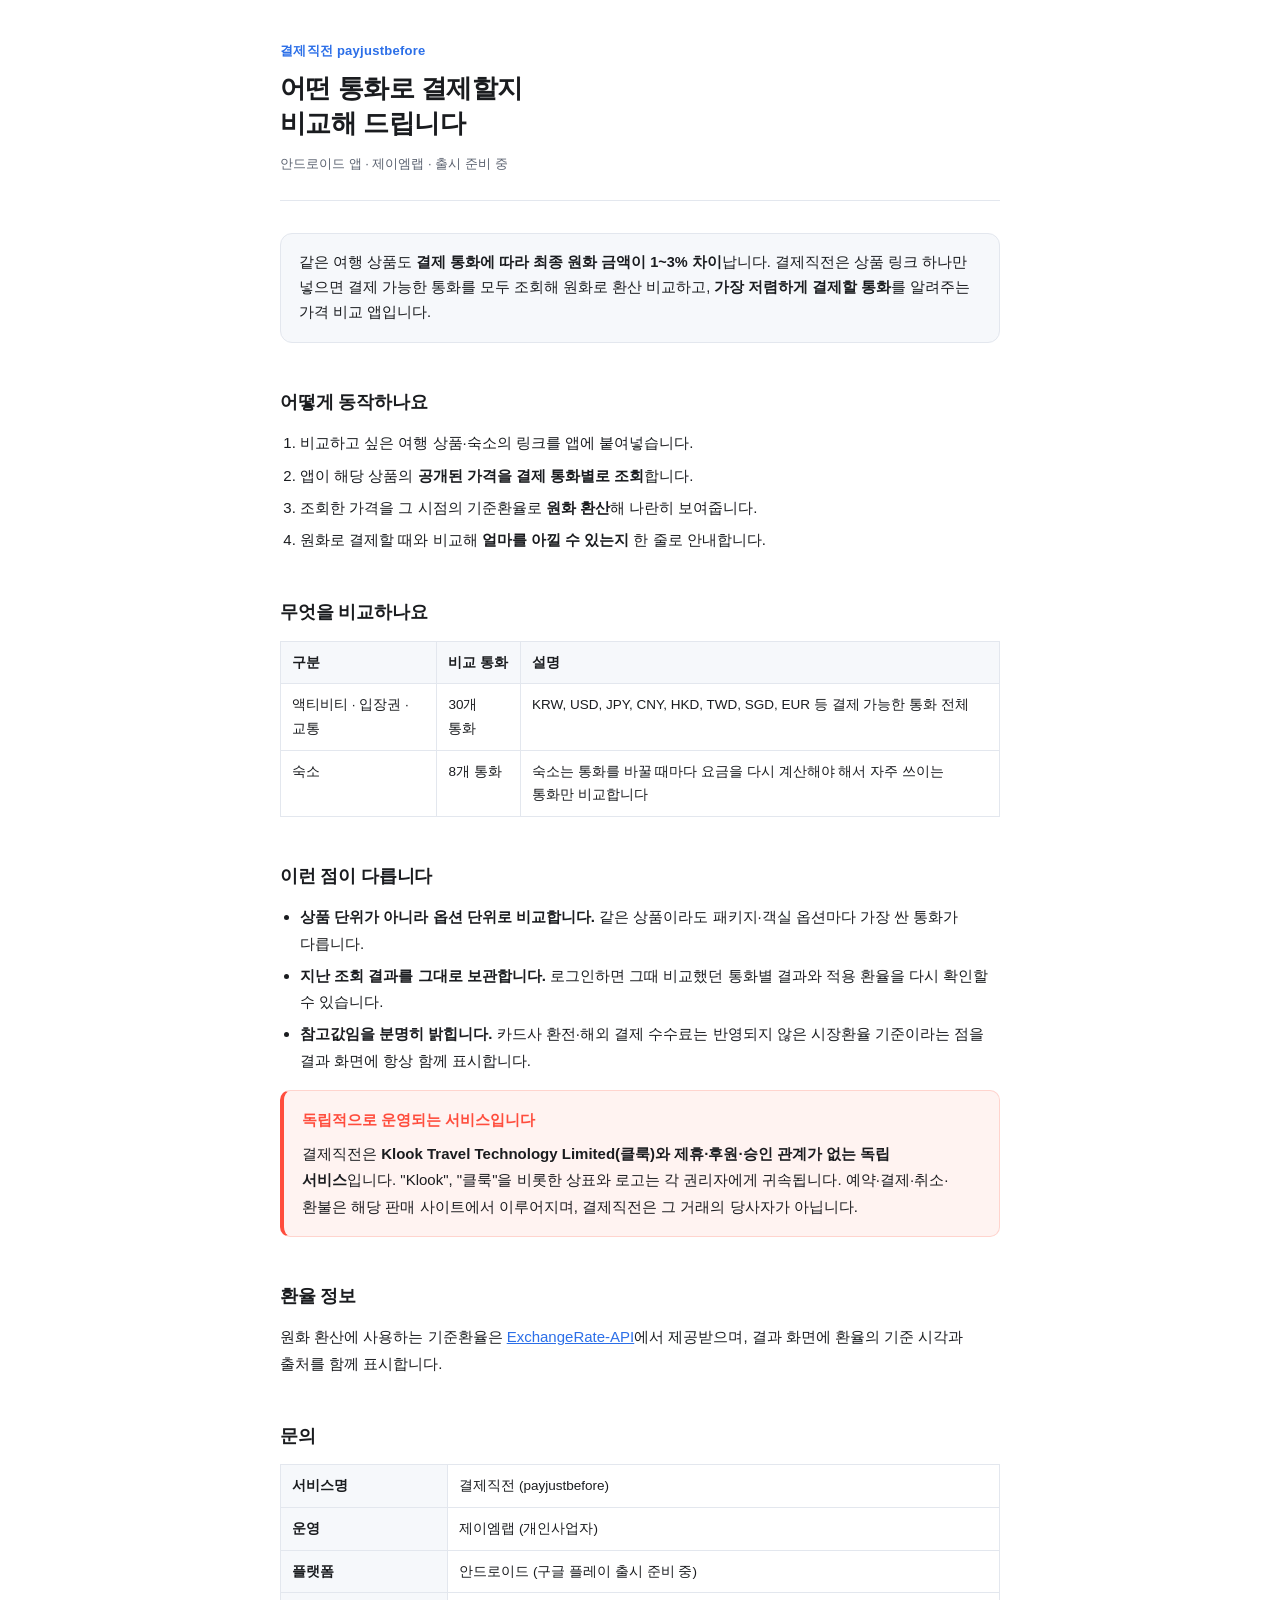
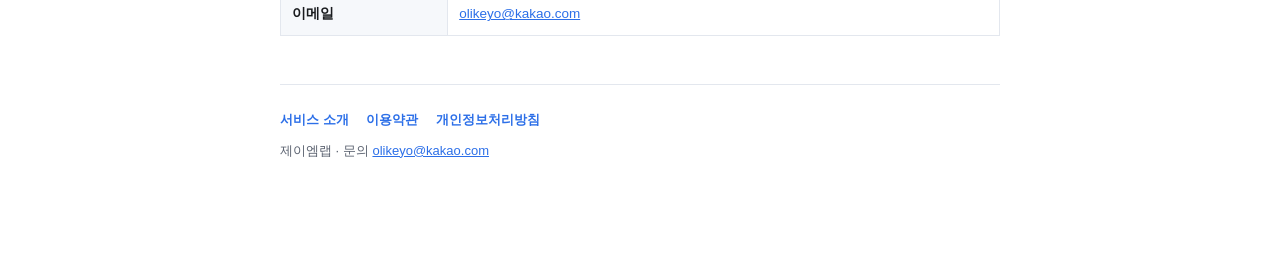
<file: index.html>
<!doctype html>
<html lang="ko">
<head>
<meta charset="utf-8">
<meta name="viewport" content="width=device-width, initial-scale=1">
<meta name="robots" content="index, follow">
<title>결제직전 — 어떤 통화로 결제할지 비교해주는 앱</title>
<meta name="description" content="결제직전은 같은 여행 상품을 결제 통화별로 원화 환산 비교해, 가장 저렴하게 결제할 통화를 알려주는 가격 비교 앱입니다.">
<link rel="stylesheet" href="./style.css">
</head>
<body>
<main>

<header>
  <p class="eyebrow">결제직전 payjustbefore</p>
  <h1>어떤 통화로 결제할지<br>비교해 드립니다</h1>
  <p class="meta"><span>안드로이드 앱</span><span>제이엠랩</span><span>출시 준비 중</span></p>
</header>

<p class="lead">
  같은 여행 상품도 <strong>결제 통화에 따라 최종 원화 금액이 1~3% 차이</strong>납니다.
  결제직전은 상품 링크 하나만 넣으면 결제 가능한 통화를 모두 조회해
  원화로 환산 비교하고, <strong>가장 저렴하게 결제할 통화</strong>를 알려주는 가격 비교 앱입니다.
</p>

<h2>어떻게 동작하나요</h2>
<ol>
  <li>비교하고 싶은 여행 상품·숙소의 링크를 앱에 붙여넣습니다.</li>
  <li>앱이 해당 상품의 <strong>공개된 가격을 결제 통화별로 조회</strong>합니다.</li>
  <li>조회한 가격을 그 시점의 기준환율로 <strong>원화 환산</strong>해 나란히 보여줍니다.</li>
  <li>원화로 결제할 때와 비교해 <strong>얼마를 아낄 수 있는지</strong> 한 줄로 안내합니다.</li>
</ol>

<h2>무엇을 비교하나요</h2>
<div class="table-wrap">
<table>
  <thead>
    <tr><th>구분</th><th>비교 통화</th><th>설명</th></tr>
  </thead>
  <tbody>
    <tr>
      <td>액티비티 · 입장권 · 교통</td>
      <td>30개 통화</td>
      <td>KRW, USD, JPY, CNY, HKD, TWD, SGD, EUR 등 결제 가능한 통화 전체</td>
    </tr>
    <tr>
      <td>숙소</td>
      <td>8개 통화</td>
      <td>숙소는 통화를 바꿀 때마다 요금을 다시 계산해야 해서 자주 쓰이는 통화만 비교합니다</td>
    </tr>
  </tbody>
</table>
</div>

<h2>이런 점이 다릅니다</h2>
<ul>
  <li><strong>상품 단위가 아니라 옵션 단위로 비교합니다.</strong> 같은 상품이라도 패키지·객실 옵션마다 가장 싼 통화가 다릅니다.</li>
  <li><strong>지난 조회 결과를 그대로 보관합니다.</strong> 로그인하면 그때 비교했던 통화별 결과와 적용 환율을 다시 확인할 수 있습니다.</li>
  <li><strong>참고값임을 분명히 밝힙니다.</strong> 카드사 환전·해외 결제 수수료는 반영되지 않은 시장환율 기준이라는 점을 결과 화면에 항상 함께 표시합니다.</li>
</ul>

<div class="notice">
  <p class="notice-title">독립적으로 운영되는 서비스입니다</p>
  <p>
    결제직전은 <strong>Klook Travel Technology Limited(클룩)와 제휴·후원·승인 관계가 없는 독립 서비스</strong>입니다.
    "Klook", "클룩"을 비롯한 상표와 로고는 각 권리자에게 귀속됩니다.
    예약·결제·취소·환불은 해당 판매 사이트에서 이루어지며, 결제직전은 그 거래의 당사자가 아닙니다.
  </p>
</div>

<h2>환율 정보</h2>
<p>
  원화 환산에 사용하는 기준환율은 <a href="https://www.exchangerate-api.com" rel="nofollow noopener" target="_blank">ExchangeRate-API</a>에서 제공받으며,
  결과 화면에 환율의 기준 시각과 출처를 함께 표시합니다.
</p>

<h2>문의</h2>
<div class="table-wrap">
<table>
  <tbody>
    <tr><th>서비스명</th><td>결제직전 (payjustbefore)</td></tr>
    <tr><th>운영</th><td>제이엠랩 (개인사업자)</td></tr>
    <tr><th>플랫폼</th><td>안드로이드 (구글 플레이 출시 준비 중)</td></tr>
    <tr><th>이메일</th><td><a href="mailto:olikeyo@kakao.com">olikeyo@kakao.com</a></td></tr>
  </tbody>
</table>
</div>

<footer>
  <p class="nav">
    <a href="./index.html">서비스 소개</a>
    <a href="./terms.html">이용약관</a>
    <a href="./privacy.html">개인정보처리방침</a>
  </p>
  <p>제이엠랩 · 문의 <a href="mailto:olikeyo@kakao.com">olikeyo@kakao.com</a></p>
</footer>

</main>
</body>
</html>
</file>
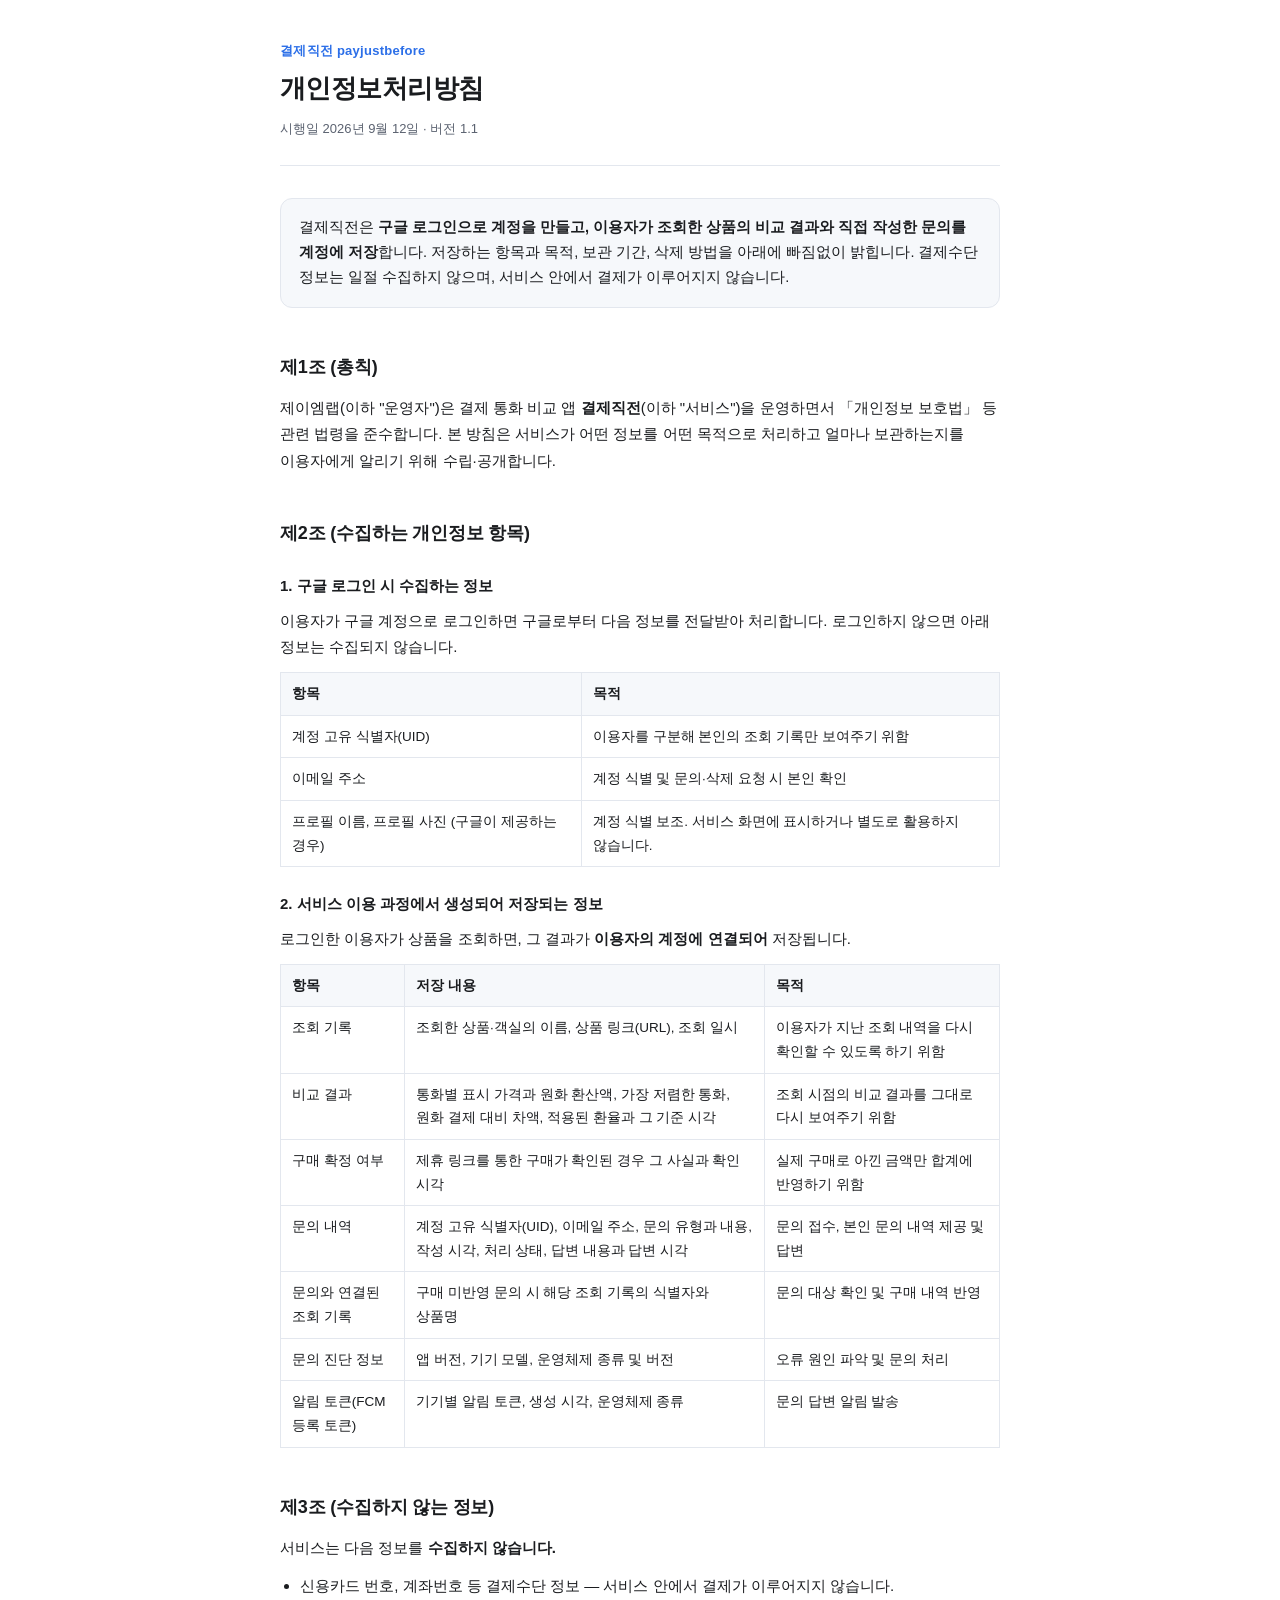
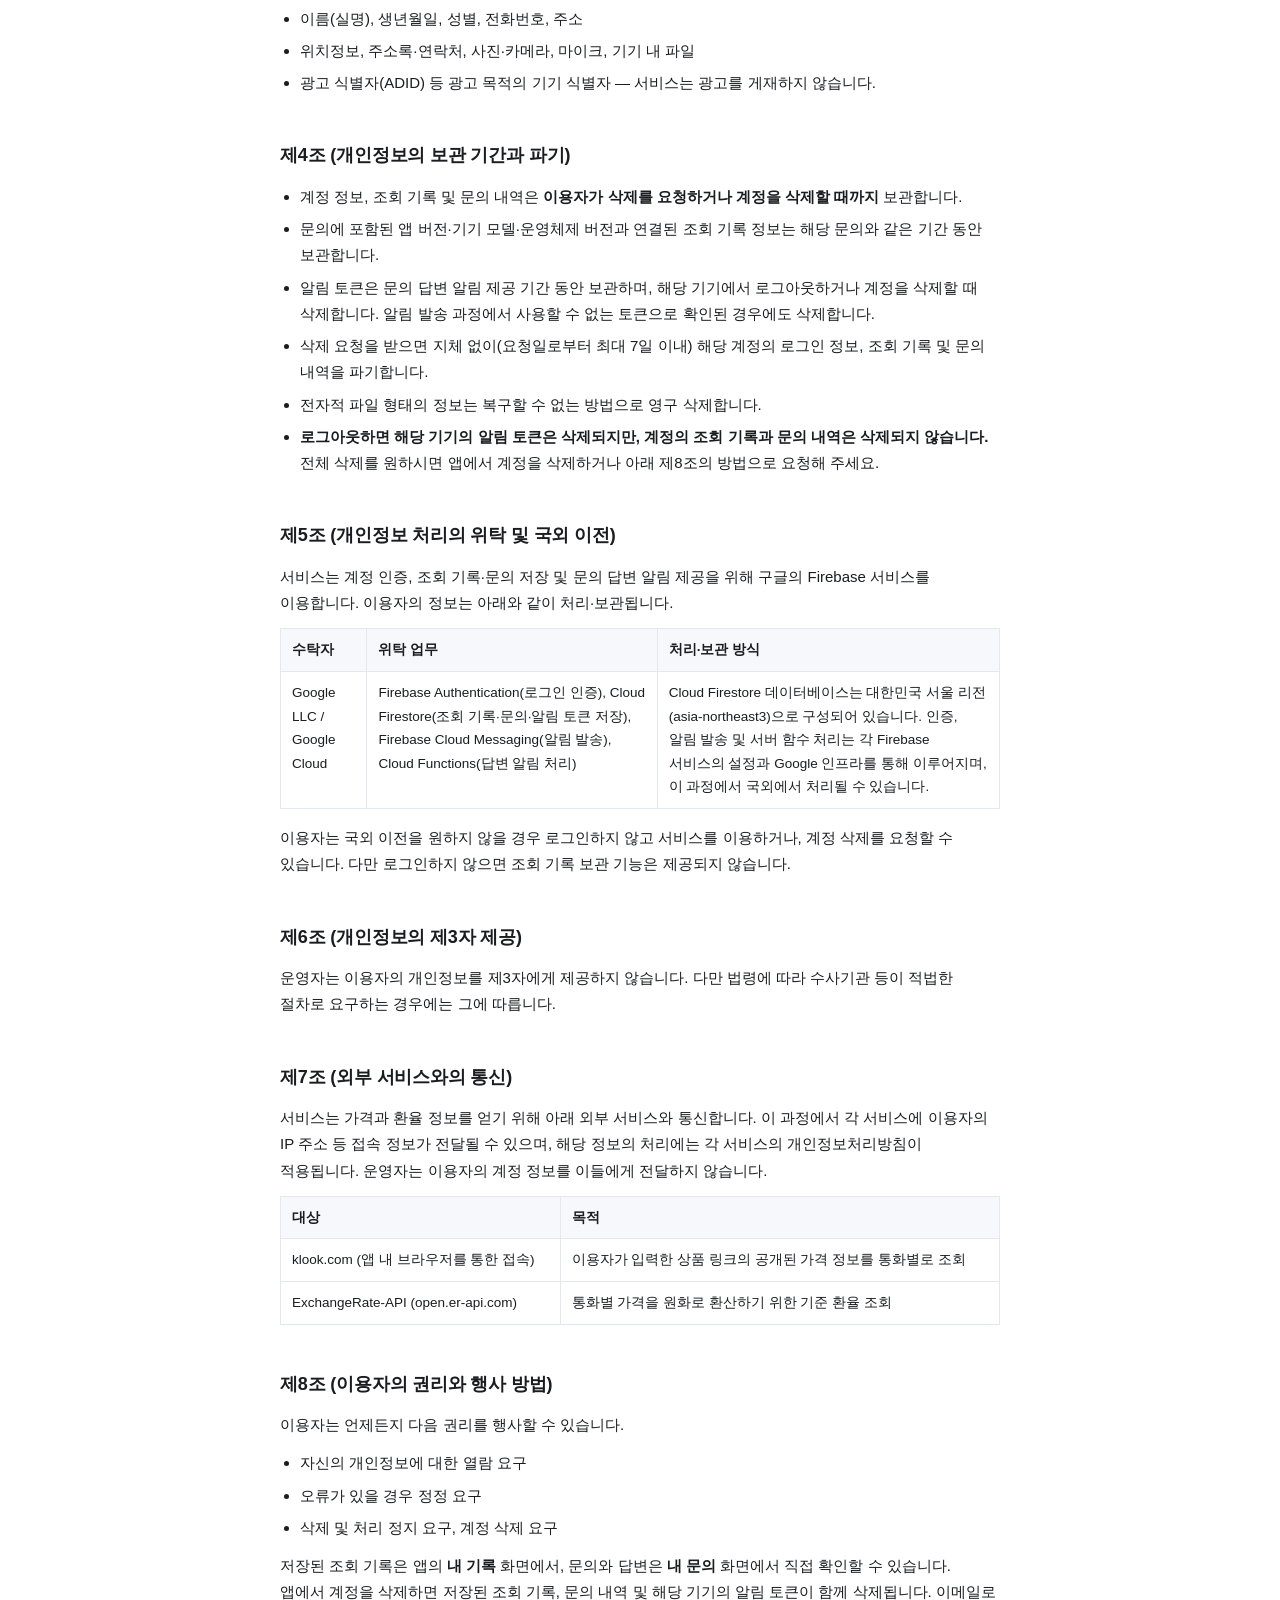
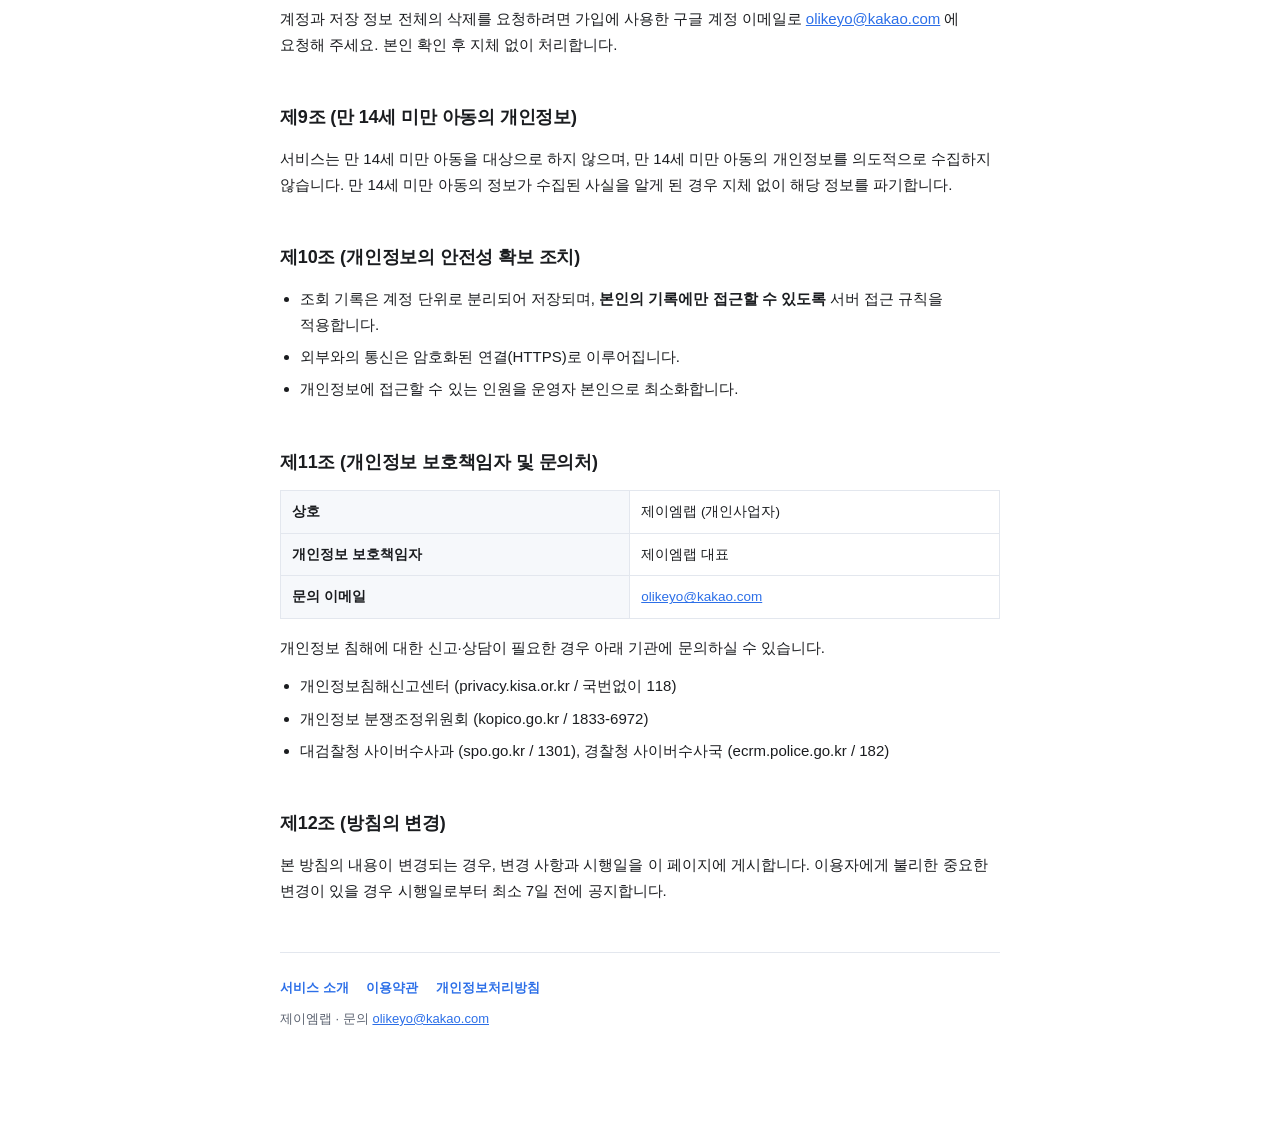
<file: privacy.html>
<!doctype html>
<html lang="ko">
<head>
<meta charset="utf-8">
<meta name="viewport" content="width=device-width, initial-scale=1">
<meta name="robots" content="index, follow">
<title>개인정보처리방침 · 결제직전</title>
<meta name="description" content="결제직전 앱의 개인정보처리방침입니다.">
<link rel="stylesheet" href="./style.css">
</head>
<body>
<main>

<header>
  <p class="eyebrow">결제직전 payjustbefore</p>
  <h1>개인정보처리방침</h1>
  <p class="meta"><span>시행일 2026년 9월 12일</span><span>버전 1.1</span></p>
</header>

<p class="lead">
  결제직전은 <strong>구글 로그인으로 계정을 만들고, 이용자가 조회한 상품의 비교 결과와 직접 작성한 문의를 계정에 저장</strong>합니다.
  저장하는 항목과 목적, 보관 기간, 삭제 방법을 아래에 빠짐없이 밝힙니다.
  결제수단 정보는 일절 수집하지 않으며, 서비스 안에서 결제가 이루어지지 않습니다.
</p>

<h2>제1조 (총칙)</h2>
<p>
  제이엠랩(이하 "운영자")은 결제 통화 비교 앱 <strong>결제직전</strong>(이하 "서비스")을 운영하면서
  「개인정보 보호법」 등 관련 법령을 준수합니다. 본 방침은 서비스가 어떤 정보를 어떤 목적으로
  처리하고 얼마나 보관하는지를 이용자에게 알리기 위해 수립·공개합니다.
</p>

<h2>제2조 (수집하는 개인정보 항목)</h2>

<h3>1. 구글 로그인 시 수집하는 정보</h3>
<p>
  이용자가 구글 계정으로 로그인하면 구글로부터 다음 정보를 전달받아 처리합니다.
  로그인하지 않으면 아래 정보는 수집되지 않습니다.
</p>
<div class="table-wrap">
<table>
  <thead>
    <tr><th>항목</th><th>목적</th></tr>
  </thead>
  <tbody>
    <tr>
      <td>계정 고유 식별자(UID)</td>
      <td>이용자를 구분해 본인의 조회 기록만 보여주기 위함</td>
    </tr>
    <tr>
      <td>이메일 주소</td>
      <td>계정 식별 및 문의·삭제 요청 시 본인 확인</td>
    </tr>
    <tr>
      <td>프로필 이름, 프로필 사진 (구글이 제공하는 경우)</td>
      <td>계정 식별 보조. 서비스 화면에 표시하거나 별도로 활용하지 않습니다.</td>
    </tr>
  </tbody>
</table>
</div>

<h3>2. 서비스 이용 과정에서 생성되어 저장되는 정보</h3>
<p>
  로그인한 이용자가 상품을 조회하면, 그 결과가 <strong>이용자의 계정에 연결되어</strong> 저장됩니다.
</p>
<div class="table-wrap">
<table>
  <thead>
    <tr><th>항목</th><th>저장 내용</th><th>목적</th></tr>
  </thead>
  <tbody>
    <tr>
      <td>조회 기록</td>
      <td>조회한 상품·객실의 이름, 상품 링크(URL), 조회 일시</td>
      <td>이용자가 지난 조회 내역을 다시 확인할 수 있도록 하기 위함</td>
    </tr>
    <tr>
      <td>비교 결과</td>
      <td>통화별 표시 가격과 원화 환산액, 가장 저렴한 통화, 원화 결제 대비 차액, 적용된 환율과 그 기준 시각</td>
      <td>조회 시점의 비교 결과를 그대로 다시 보여주기 위함</td>
    </tr>
    <tr>
      <td>구매 확정 여부</td>
      <td>제휴 링크를 통한 구매가 확인된 경우 그 사실과 확인 시각</td>
      <td>실제 구매로 아낀 금액만 합계에 반영하기 위함</td>
    </tr>
    <tr>
      <td>문의 내역</td>
      <td>계정 고유 식별자(UID), 이메일 주소, 문의 유형과 내용, 작성 시각, 처리 상태, 답변 내용과 답변 시각</td>
      <td>문의 접수, 본인 문의 내역 제공 및 답변</td>
    </tr>
    <tr>
      <td>문의와 연결된 조회 기록</td>
      <td>구매 미반영 문의 시 해당 조회 기록의 식별자와 상품명</td>
      <td>문의 대상 확인 및 구매 내역 반영</td>
    </tr>
    <tr>
      <td>문의 진단 정보</td>
      <td>앱 버전, 기기 모델, 운영체제 종류 및 버전</td>
      <td>오류 원인 파악 및 문의 처리</td>
    </tr>
    <tr>
      <td>알림 토큰(FCM 등록 토큰)</td>
      <td>기기별 알림 토큰, 생성 시각, 운영체제 종류</td>
      <td>문의 답변 알림 발송</td>
    </tr>
  </tbody>
</table>
</div>

<h2>제3조 (수집하지 않는 정보)</h2>
<p>서비스는 다음 정보를 <strong>수집하지 않습니다.</strong></p>
<ul>
  <li>신용카드 번호, 계좌번호 등 결제수단 정보 — 서비스 안에서 결제가 이루어지지 않습니다.</li>
  <li>이름(실명), 생년월일, 성별, 전화번호, 주소</li>
  <li>위치정보, 주소록·연락처, 사진·카메라, 마이크, 기기 내 파일</li>
  <li>광고 식별자(ADID) 등 광고 목적의 기기 식별자 — 서비스는 광고를 게재하지 않습니다.</li>
</ul>

<h2>제4조 (개인정보의 보관 기간과 파기)</h2>
<ul>
  <li>계정 정보, 조회 기록 및 문의 내역은 <strong>이용자가 삭제를 요청하거나 계정을 삭제할 때까지</strong> 보관합니다.</li>
  <li>문의에 포함된 앱 버전·기기 모델·운영체제 버전과 연결된 조회 기록 정보는 해당 문의와 같은 기간 동안 보관합니다.</li>
  <li>알림 토큰은 문의 답변 알림 제공 기간 동안 보관하며, 해당 기기에서 로그아웃하거나 계정을 삭제할 때 삭제합니다. 알림 발송 과정에서 사용할 수 없는 토큰으로 확인된 경우에도 삭제합니다.</li>
  <li>삭제 요청을 받으면 지체 없이(요청일로부터 최대 7일 이내) 해당 계정의 로그인 정보, 조회 기록 및 문의 내역을 파기합니다.</li>
  <li>전자적 파일 형태의 정보는 복구할 수 없는 방법으로 영구 삭제합니다.</li>
  <li><strong>로그아웃하면 해당 기기의 알림 토큰은 삭제되지만, 계정의 조회 기록과 문의 내역은 삭제되지 않습니다.</strong> 전체 삭제를 원하시면 앱에서 계정을 삭제하거나 아래 제8조의 방법으로 요청해 주세요.</li>
</ul>

<h2>제5조 (개인정보 처리의 위탁 및 국외 이전)</h2>
<p>
  서비스는 계정 인증, 조회 기록·문의 저장 및 문의 답변 알림 제공을 위해 구글의 Firebase 서비스를 이용합니다.
  이용자의 정보는 아래와 같이 처리·보관됩니다.
</p>
<div class="table-wrap">
<table>
  <thead>
    <tr><th>수탁자</th><th>위탁 업무</th><th>처리·보관 방식</th></tr>
  </thead>
  <tbody>
    <tr>
      <td>Google LLC / Google Cloud</td>
      <td>Firebase Authentication(로그인 인증), Cloud Firestore(조회 기록·문의·알림 토큰 저장), Firebase Cloud Messaging(알림 발송), Cloud Functions(답변 알림 처리)</td>
      <td>Cloud Firestore 데이터베이스는 대한민국 서울 리전(asia-northeast3)으로 구성되어 있습니다. 인증, 알림 발송 및 서버 함수 처리는 각 Firebase 서비스의 설정과 Google 인프라를 통해 이루어지며, 이 과정에서 국외에서 처리될 수 있습니다.</td>
    </tr>
  </tbody>
</table>
</div>
<p>
  이용자는 국외 이전을 원하지 않을 경우 로그인하지 않고 서비스를 이용하거나,
  계정 삭제를 요청할 수 있습니다. 다만 로그인하지 않으면 조회 기록 보관 기능은 제공되지 않습니다.
</p>

<h2>제6조 (개인정보의 제3자 제공)</h2>
<p>
  운영자는 이용자의 개인정보를 제3자에게 제공하지 않습니다.
  다만 법령에 따라 수사기관 등이 적법한 절차로 요구하는 경우에는 그에 따릅니다.
</p>

<h2>제7조 (외부 서비스와의 통신)</h2>
<p>
  서비스는 가격과 환율 정보를 얻기 위해 아래 외부 서비스와 통신합니다.
  이 과정에서 각 서비스에 이용자의 IP 주소 등 접속 정보가 전달될 수 있으며,
  해당 정보의 처리에는 각 서비스의 개인정보처리방침이 적용됩니다.
  운영자는 이용자의 계정 정보를 이들에게 전달하지 않습니다.
</p>
<div class="table-wrap">
<table>
  <thead>
    <tr><th>대상</th><th>목적</th></tr>
  </thead>
  <tbody>
    <tr>
      <td>klook.com (앱 내 브라우저를 통한 접속)</td>
      <td>이용자가 입력한 상품 링크의 공개된 가격 정보를 통화별로 조회</td>
    </tr>
    <tr>
      <td>ExchangeRate-API (open.er-api.com)</td>
      <td>통화별 가격을 원화로 환산하기 위한 기준 환율 조회</td>
    </tr>
  </tbody>
</table>
</div>

<h2>제8조 (이용자의 권리와 행사 방법)</h2>
<p>이용자는 언제든지 다음 권리를 행사할 수 있습니다.</p>
<ul>
  <li>자신의 개인정보에 대한 열람 요구</li>
  <li>오류가 있을 경우 정정 요구</li>
  <li>삭제 및 처리 정지 요구, 계정 삭제 요구</li>
</ul>
<p>
  저장된 조회 기록은 앱의 <strong>내 기록</strong> 화면에서, 문의와 답변은 <strong>내 문의</strong> 화면에서 직접 확인할 수 있습니다.
  앱에서 계정을 삭제하면 저장된 조회 기록, 문의 내역 및 해당 기기의 알림 토큰이 함께 삭제됩니다.
  이메일로 계정과 저장 정보 전체의 삭제를 요청하려면 가입에 사용한 구글 계정 이메일로
  <a href="mailto:olikeyo@kakao.com">olikeyo@kakao.com</a> 에 요청해 주세요.
  본인 확인 후 지체 없이 처리합니다.
</p>

<h2>제9조 (만 14세 미만 아동의 개인정보)</h2>
<p>
  서비스는 만 14세 미만 아동을 대상으로 하지 않으며, 만 14세 미만 아동의 개인정보를 의도적으로 수집하지 않습니다.
  만 14세 미만 아동의 정보가 수집된 사실을 알게 된 경우 지체 없이 해당 정보를 파기합니다.
</p>

<h2>제10조 (개인정보의 안전성 확보 조치)</h2>
<ul>
  <li>조회 기록은 계정 단위로 분리되어 저장되며, <strong>본인의 기록에만 접근할 수 있도록</strong> 서버 접근 규칙을 적용합니다.</li>
  <li>외부와의 통신은 암호화된 연결(HTTPS)로 이루어집니다.</li>
  <li>개인정보에 접근할 수 있는 인원을 운영자 본인으로 최소화합니다.</li>
</ul>

<h2>제11조 (개인정보 보호책임자 및 문의처)</h2>
<div class="table-wrap">
<table>
  <tbody>
    <tr><th>상호</th><td>제이엠랩 (개인사업자)</td></tr>
    <tr><th>개인정보 보호책임자</th><td>제이엠랩 대표</td></tr>
    <tr><th>문의 이메일</th><td><a href="mailto:olikeyo@kakao.com">olikeyo@kakao.com</a></td></tr>
  </tbody>
</table>
</div>
<p>
  개인정보 침해에 대한 신고·상담이 필요한 경우 아래 기관에 문의하실 수 있습니다.
</p>
<ul>
  <li>개인정보침해신고센터 (privacy.kisa.or.kr / 국번없이 118)</li>
  <li>개인정보 분쟁조정위원회 (kopico.go.kr / 1833-6972)</li>
  <li>대검찰청 사이버수사과 (spo.go.kr / 1301), 경찰청 사이버수사국 (ecrm.police.go.kr / 182)</li>
</ul>

<h2>제12조 (방침의 변경)</h2>
<p>
  본 방침의 내용이 변경되는 경우, 변경 사항과 시행일을 이 페이지에 게시합니다.
  이용자에게 불리한 중요한 변경이 있을 경우 시행일로부터 최소 7일 전에 공지합니다.
</p>
<footer>
  <p class="nav">
    <a href="./index.html">서비스 소개</a>
    <a href="./terms.html">이용약관</a>
    <a href="./privacy.html">개인정보처리방침</a>
  </p>
  <p>제이엠랩 · 문의 <a href="mailto:olikeyo@kakao.com">olikeyo@kakao.com</a></p>
</footer>

</main>
</body>
</html>
</file>
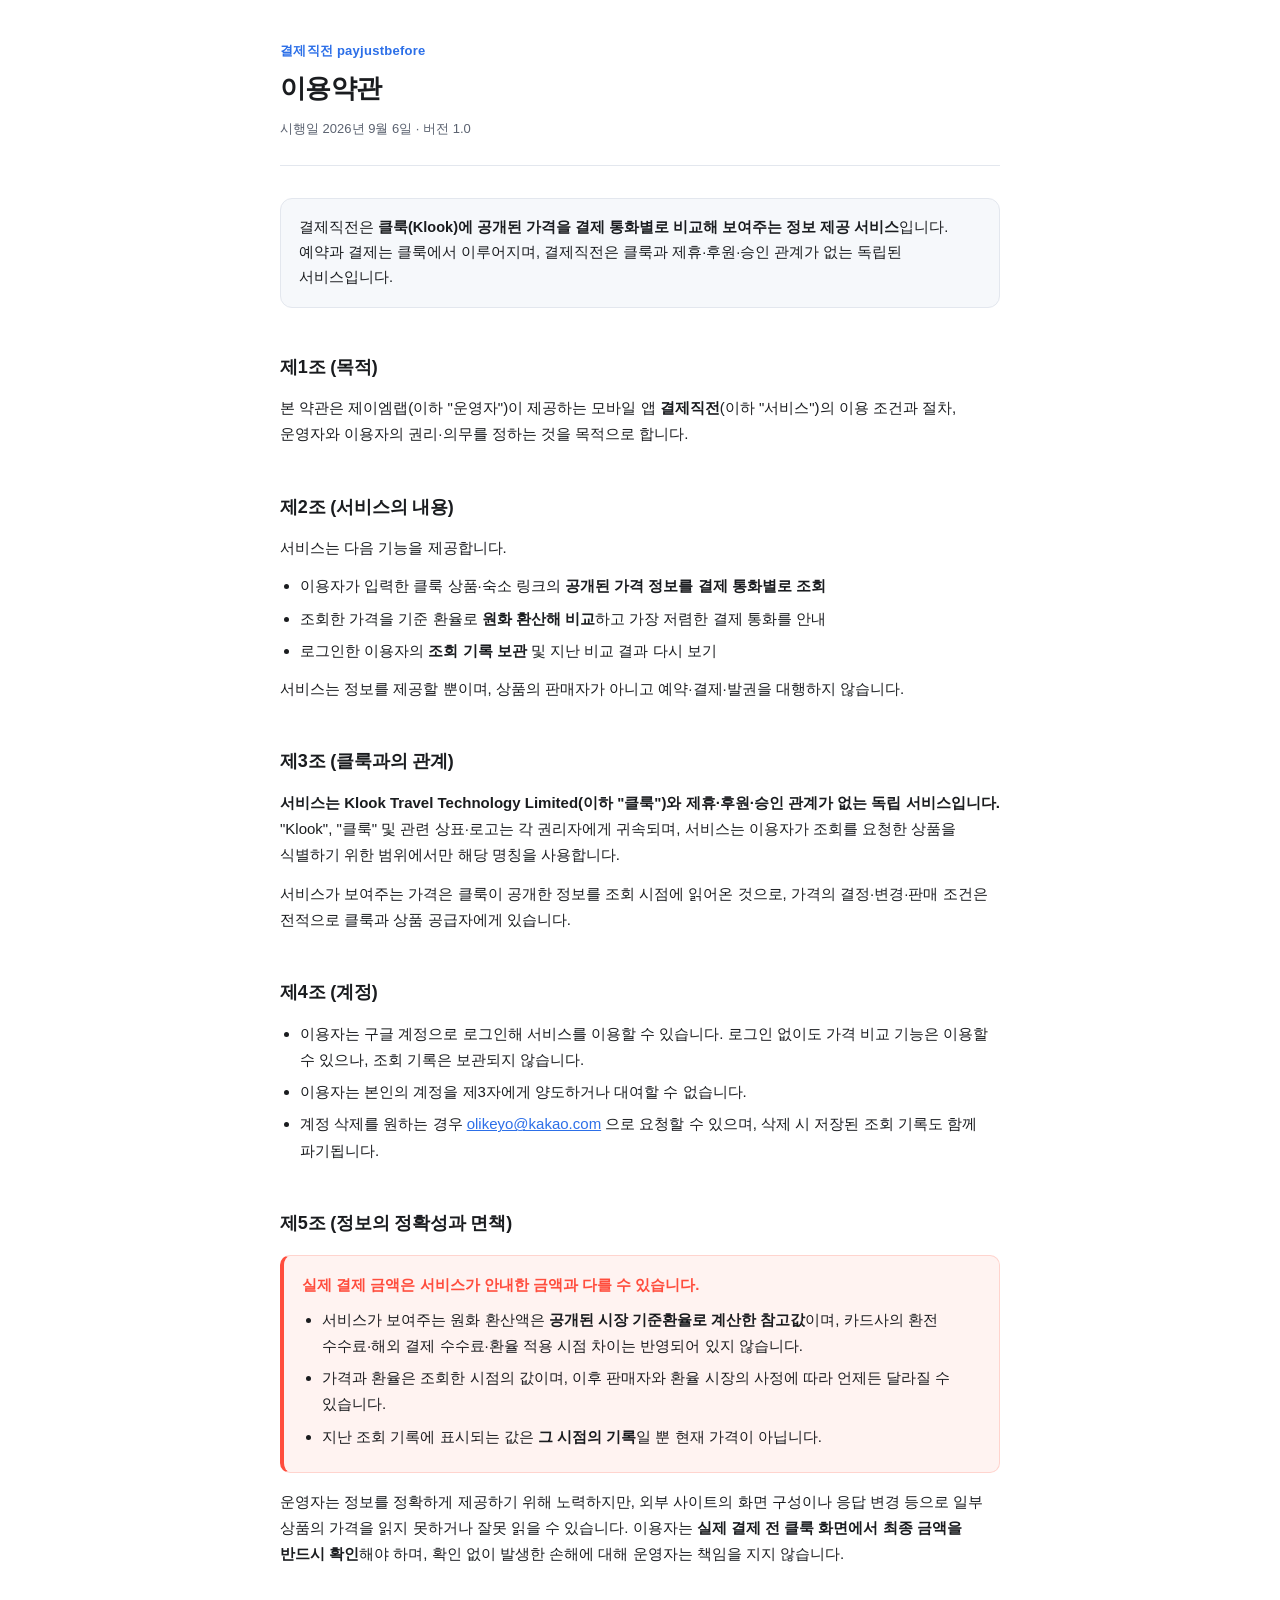
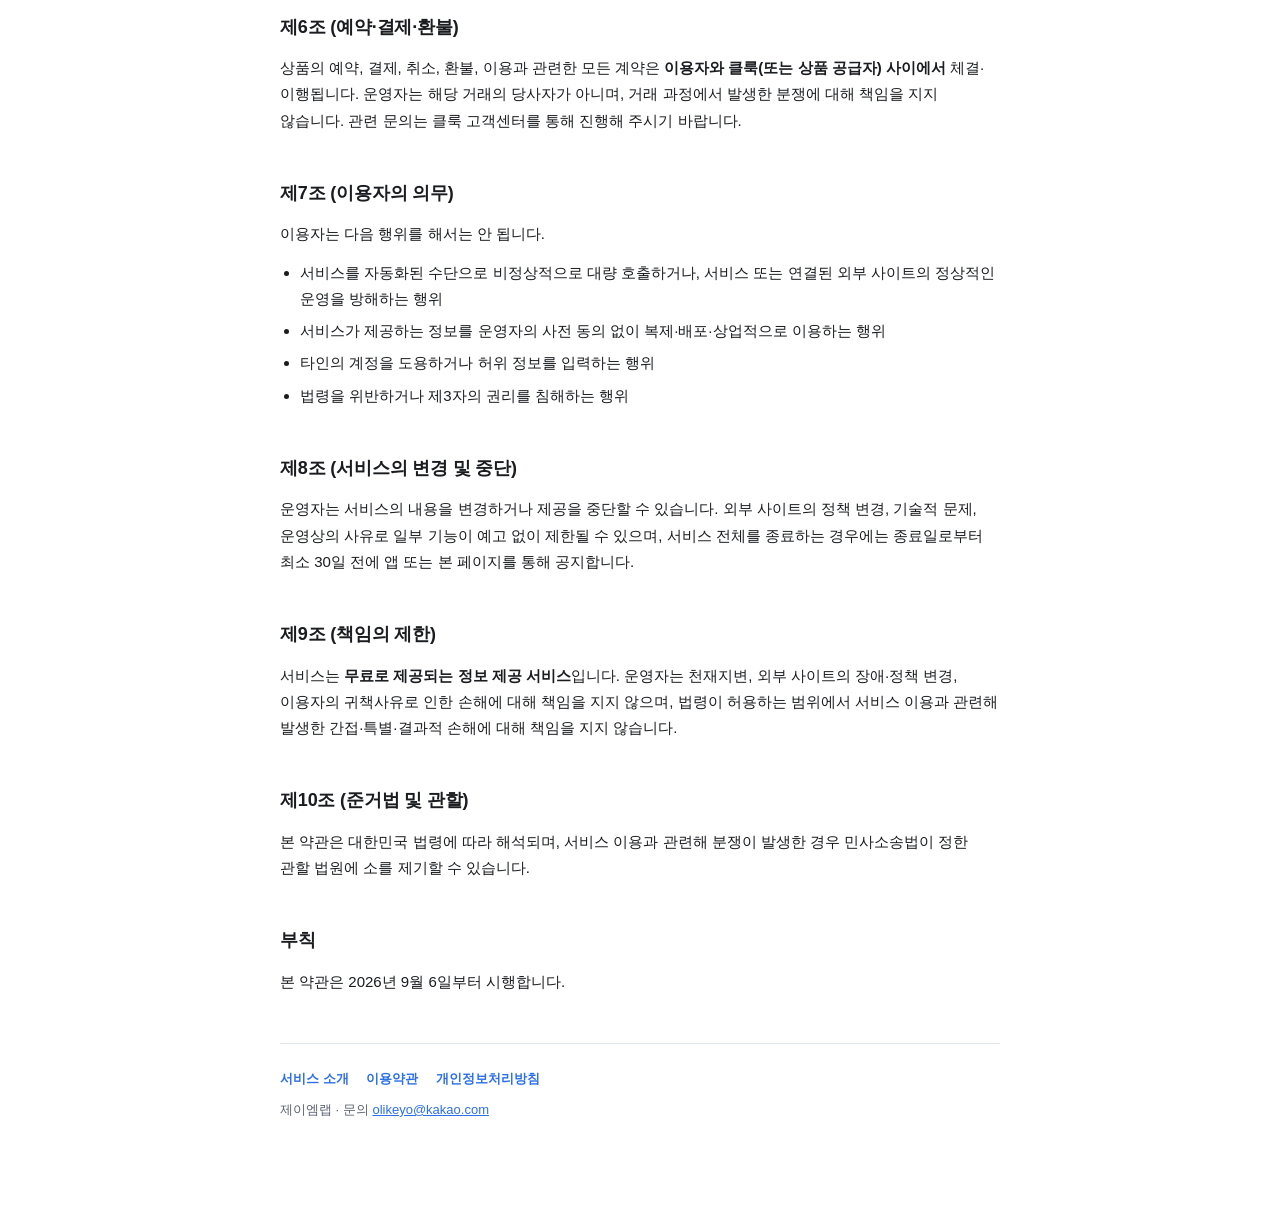
<file: terms.html>
<!doctype html>
<html lang="ko">
<head>
<meta charset="utf-8">
<meta name="viewport" content="width=device-width, initial-scale=1">
<meta name="robots" content="index, follow">
<title>이용약관 · 결제직전</title>
<meta name="description" content="결제직전 앱의 이용약관입니다.">
<link rel="stylesheet" href="./style.css">
</head>
<body>
<main>

<header>
  <p class="eyebrow">결제직전 payjustbefore</p>
  <h1>이용약관</h1>
  <p class="meta"><span>시행일 2026년 9월 6일</span><span>버전 1.0</span></p>
</header>

<p class="lead">
  결제직전은 <strong>클룩(Klook)에 공개된 가격을 결제 통화별로 비교해 보여주는 정보 제공 서비스</strong>입니다.
  예약과 결제는 클룩에서 이루어지며, 결제직전은 클룩과 제휴·후원·승인 관계가 없는 독립된 서비스입니다.
</p>

<h2>제1조 (목적)</h2>
<p>
  본 약관은 제이엠랩(이하 "운영자")이 제공하는 모바일 앱 <strong>결제직전</strong>(이하 "서비스")의
  이용 조건과 절차, 운영자와 이용자의 권리·의무를 정하는 것을 목적으로 합니다.
</p>

<h2>제2조 (서비스의 내용)</h2>
<p>서비스는 다음 기능을 제공합니다.</p>
<ul>
  <li>이용자가 입력한 클룩 상품·숙소 링크의 <strong>공개된 가격 정보를 결제 통화별로 조회</strong></li>
  <li>조회한 가격을 기준 환율로 <strong>원화 환산해 비교</strong>하고 가장 저렴한 결제 통화를 안내</li>
  <li>로그인한 이용자의 <strong>조회 기록 보관</strong> 및 지난 비교 결과 다시 보기</li>
</ul>
<p>
  서비스는 정보를 제공할 뿐이며, 상품의 판매자가 아니고 예약·결제·발권을 대행하지 않습니다.
</p>

<h2>제3조 (클룩과의 관계)</h2>
<p>
  <strong>서비스는 Klook Travel Technology Limited(이하 "클룩")와 제휴·후원·승인 관계가 없는 독립 서비스입니다.</strong>
  "Klook", "클룩" 및 관련 상표·로고는 각 권리자에게 귀속되며, 서비스는 이용자가 조회를 요청한 상품을
  식별하기 위한 범위에서만 해당 명칭을 사용합니다.
</p>
<p>
  서비스가 보여주는 가격은 클룩이 공개한 정보를 조회 시점에 읽어온 것으로,
  가격의 결정·변경·판매 조건은 전적으로 클룩과 상품 공급자에게 있습니다.
</p>

<h2>제4조 (계정)</h2>
<ul>
  <li>이용자는 구글 계정으로 로그인해 서비스를 이용할 수 있습니다. 로그인 없이도 가격 비교 기능은 이용할 수 있으나, 조회 기록은 보관되지 않습니다.</li>
  <li>이용자는 본인의 계정을 제3자에게 양도하거나 대여할 수 없습니다.</li>
  <li>계정 삭제를 원하는 경우 <a href="mailto:olikeyo@kakao.com">olikeyo@kakao.com</a> 으로 요청할 수 있으며, 삭제 시 저장된 조회 기록도 함께 파기됩니다.</li>
</ul>

<h2>제5조 (정보의 정확성과 면책)</h2>
<div class="notice">
  <p class="notice-title">실제 결제 금액은 서비스가 안내한 금액과 다를 수 있습니다.</p>
  <ul>
    <li>서비스가 보여주는 원화 환산액은 <strong>공개된 시장 기준환율로 계산한 참고값</strong>이며, 카드사의 환전 수수료·해외 결제 수수료·환율 적용 시점 차이는 반영되어 있지 않습니다.</li>
    <li>가격과 환율은 조회한 시점의 값이며, 이후 판매자와 환율 시장의 사정에 따라 언제든 달라질 수 있습니다.</li>
    <li>지난 조회 기록에 표시되는 값은 <strong>그 시점의 기록</strong>일 뿐 현재 가격이 아닙니다.</li>
  </ul>
</div>
<p>
  운영자는 정보를 정확하게 제공하기 위해 노력하지만, 외부 사이트의 화면 구성이나 응답 변경 등으로
  일부 상품의 가격을 읽지 못하거나 잘못 읽을 수 있습니다. 이용자는 <strong>실제 결제 전 클룩 화면에서
  최종 금액을 반드시 확인</strong>해야 하며, 확인 없이 발생한 손해에 대해 운영자는 책임을 지지 않습니다.
</p>

<h2>제6조 (예약·결제·환불)</h2>
<p>
  상품의 예약, 결제, 취소, 환불, 이용과 관련한 모든 계약은 <strong>이용자와 클룩(또는 상품 공급자) 사이에서</strong>
  체결·이행됩니다. 운영자는 해당 거래의 당사자가 아니며, 거래 과정에서 발생한 분쟁에 대해 책임을 지지 않습니다.
  관련 문의는 클룩 고객센터를 통해 진행해 주시기 바랍니다.
</p>

<h2>제7조 (이용자의 의무)</h2>
<p>이용자는 다음 행위를 해서는 안 됩니다.</p>
<ul>
  <li>서비스를 자동화된 수단으로 비정상적으로 대량 호출하거나, 서비스 또는 연결된 외부 사이트의 정상적인 운영을 방해하는 행위</li>
  <li>서비스가 제공하는 정보를 운영자의 사전 동의 없이 복제·배포·상업적으로 이용하는 행위</li>
  <li>타인의 계정을 도용하거나 허위 정보를 입력하는 행위</li>
  <li>법령을 위반하거나 제3자의 권리를 침해하는 행위</li>
</ul>

<h2>제8조 (서비스의 변경 및 중단)</h2>
<p>
  운영자는 서비스의 내용을 변경하거나 제공을 중단할 수 있습니다.
  외부 사이트의 정책 변경, 기술적 문제, 운영상의 사유로 일부 기능이 예고 없이 제한될 수 있으며,
  서비스 전체를 종료하는 경우에는 종료일로부터 최소 30일 전에 앱 또는 본 페이지를 통해 공지합니다.
</p>

<h2>제9조 (책임의 제한)</h2>
<p>
  서비스는 <strong>무료로 제공되는 정보 제공 서비스</strong>입니다.
  운영자는 천재지변, 외부 사이트의 장애·정책 변경, 이용자의 귀책사유로 인한 손해에 대해 책임을 지지 않으며,
  법령이 허용하는 범위에서 서비스 이용과 관련해 발생한 간접·특별·결과적 손해에 대해 책임을 지지 않습니다.
</p>

<h2>제10조 (준거법 및 관할)</h2>
<p>
  본 약관은 대한민국 법령에 따라 해석되며, 서비스 이용과 관련해 분쟁이 발생한 경우
  민사소송법이 정한 관할 법원에 소를 제기할 수 있습니다.
</p>

<h2>부칙</h2>
<p>본 약관은 2026년 9월 6일부터 시행합니다.</p>

<footer>
  <p class="nav">
    <a href="./index.html">서비스 소개</a>
    <a href="./terms.html">이용약관</a>
    <a href="./privacy.html">개인정보처리방침</a>
  </p>
  <p>제이엠랩 · 문의 <a href="mailto:olikeyo@kakao.com">olikeyo@kakao.com</a></p>
</footer>

</main>
</body>
</html>
</file>
<file: style.css>
/* 결제직전 소개·약관 페이지 공통 스타일 */
:root {
  --bg: #ffffff;
  --surface: #f6f8fb;
  --text: #1a1c1f;
  --muted: #5b6270;
  --line: #e3e7ee;
  --brand: #2c6fe8;
  --danger: #ff4d3d;
  --danger-bg: #fff3f1;
  --danger-line: #ffd4ce;
}

@media (prefers-color-scheme: dark) {
  :root {
    --bg: #16181c;
    --surface: #1e2126;
    --text: #eceef2;
    --muted: #9aa2b1;
    --line: #2c3039;
    --brand: #6fa0f5;
    --danger: #ff7b6d;
    --danger-bg: #2a1c1a;
    --danger-line: #4a2c27;
  }
}

* { box-sizing: border-box; }

body {
  margin: 0;
  padding: 0 20px 80px;
  background: var(--bg);
  color: var(--text);
  font-family: -apple-system, BlinkMacSystemFont, "Apple SD Gothic Neo",
    "Pretendard", "Noto Sans KR", "Malgun Gothic", sans-serif;
  font-size: 15px;
  line-height: 1.75;
  word-break: keep-all;
  overflow-wrap: break-word;
  -webkit-text-size-adjust: 100%;
}

main { max-width: 720px; margin: 0 auto; }

header {
  padding: 40px 0 24px;
  border-bottom: 1px solid var(--line);
  margin-bottom: 32px;
}

.eyebrow {
  font-size: 13px;
  font-weight: 700;
  color: var(--brand);
  letter-spacing: 0.02em;
  margin: 0 0 8px;
}

h1 { font-size: 26px; line-height: 1.35; margin: 0 0 12px; letter-spacing: -0.02em; }

.meta { font-size: 13px; color: var(--muted); margin: 0; }
.meta span + span::before { content: " · "; }

h2 {
  font-size: 18px;
  margin: 40px 0 12px;
  padding-top: 4px;
  letter-spacing: -0.01em;
}

h3 { font-size: 15px; margin: 24px 0 8px; color: var(--text); }

p { margin: 0 0 12px; }

ul, ol { margin: 0 0 12px; padding-left: 20px; }
li { margin-bottom: 6px; }

strong { font-weight: 700; }

code {
  font-family: ui-monospace, SFMono-Regular, Menlo, Consolas, monospace;
  font-size: 0.88em;
  background: var(--surface);
  border: 1px solid var(--line);
  border-radius: 4px;
  padding: 1px 5px;
}

.lead {
  background: var(--surface);
  border: 1px solid var(--line);
  border-radius: 12px;
  padding: 16px 18px;
  margin: 0 0 8px;
  font-size: 14.5px;
}

.notice {
  background: var(--danger-bg);
  border: 1px solid var(--danger-line);
  border-left: 4px solid var(--danger);
  border-radius: 10px;
  padding: 16px 18px;
  margin: 16px 0;
}

.notice p:last-child, .notice ul:last-child { margin-bottom: 0; }

.notice-title {
  font-weight: 700;
  color: var(--danger);
  margin: 0 0 8px;
  font-size: 15px;
}

.emergency {
  display: block;
  text-align: center;
  background: var(--danger);
  color: #fff;
  font-size: 20px;
  font-weight: 800;
  text-decoration: none;
  border-radius: 12px;
  padding: 16px;
  margin: 16px 0 8px;
  letter-spacing: 0.01em;
}

.table-wrap { overflow-x: auto; margin: 0 0 16px; }

table {
  border-collapse: collapse;
  width: 100%;
  min-width: 480px;
  font-size: 13.5px;
}

th, td {
  border: 1px solid var(--line);
  padding: 9px 11px;
  text-align: left;
  vertical-align: top;
}

th { background: var(--surface); font-weight: 700; white-space: nowrap; }

.fill {
  background: #fff6cc;
  color: #6b4e00;
  border-radius: 4px;
  padding: 0 4px;
  font-weight: 600;
}

@media (prefers-color-scheme: dark) {
  .fill { background: #4a3d0f; color: #ffe27a; }
}

a { color: var(--brand); }

footer {
  margin-top: 48px;
  padding-top: 24px;
  border-top: 1px solid var(--line);
  font-size: 13px;
  color: var(--muted);
}

.nav { margin-bottom: 8px; }
.nav a { margin-right: 14px; font-weight: 600; text-decoration: none; }
</file>
